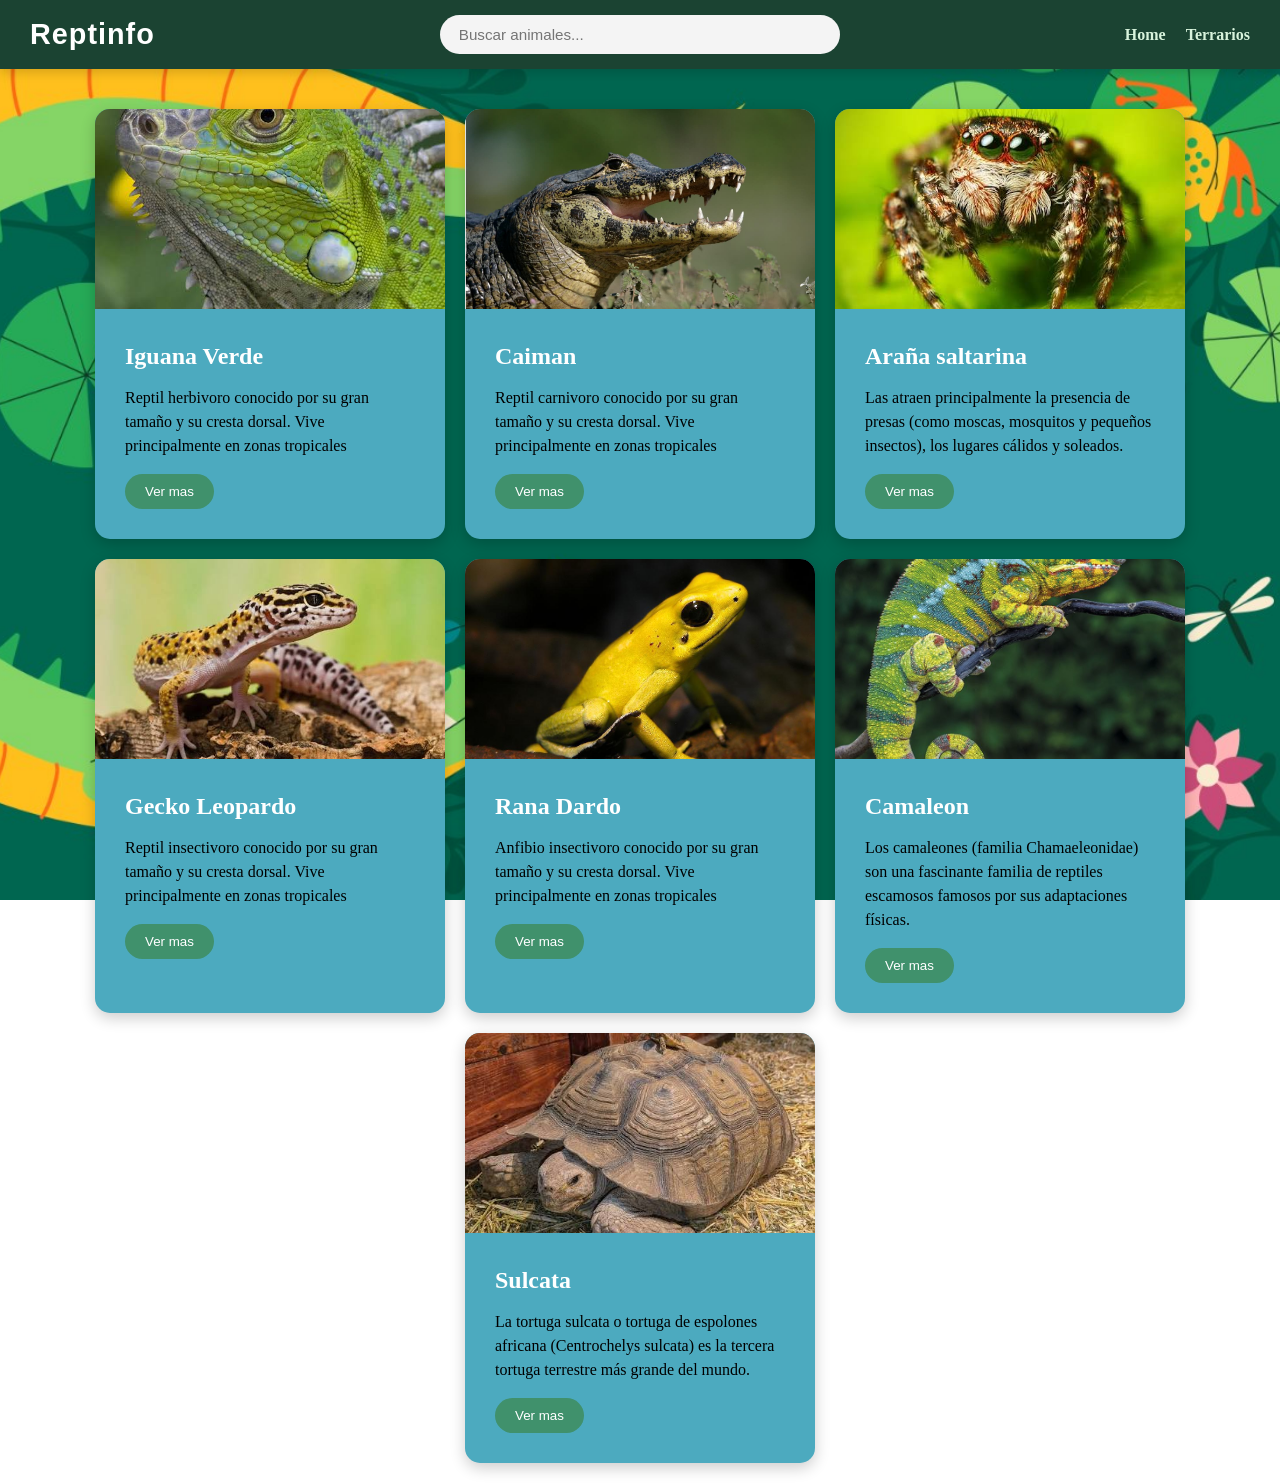
<file: index.html>
<!DOCTYPE html>
<html>

<head>
    <meta charset="utf-8">
    <meta name="viewport" content="width=device-width, initial-scale=1.0">
    <title>reptinfo</title>
    <link rel="stylesheet" href="style.css">
</head>

<body>
<div class="contenedor">

    <div class="header">
        <div class="header-logo">
            <h1>Reptinfo</h1>
        </div>
        
        <div class="header-busqueda">
            <input type="search" placeholder="Buscar animales...">
        </div>

        <nav class="header-nav">
            <a href="index.html">Home</a>
            <a href="terrarios.html">Terrarios</a>
        </nav>
    </div>

    <div class="cuerpo">
        <div class="card">
            <img src="./fotos/iguana_verde.jpg" alt="Iguana Verde"> 
            <div class="card-content">
                <h2>Iguana Verde</h2>
                <p>Reptil herbivoro conocido por su gran tamaño y su cresta dorsal. Vive principalmente en zonas tropicales</p>
               <a href="animal.html?especie=iguana-verde">

                   <button>Ver mas</button>
                </a>
            
            </div>
        </div>

        <div class="card">
            <img src="./fotos/caiman.jpg" alt="Caiman">
            <div class="card-content">
                <h2>Caiman</h2>
                <p>Reptil carnivoro conocido por su gran tamaño y su cresta dorsal. Vive principalmente en zonas tropicales</p>
                <button>Ver mas</button>
            </div>
        </div>

        <div class="card">
            <img src="./fotos/araña-saltarina.jpg" alt="Araña saltarina">
            <div class="card-content">
                <h2>Araña saltarina</h2>
                <p>Las atraen principalmente la presencia de presas (como moscas, mosquitos y pequeños insectos), los lugares cálidos y soleados.</p>
                <button>Ver mas</button>
            </div>
        </div>

        <div class="card">
            <img src="./fotos/gecko.jpg" alt="Gecko leopardo">
            <div class="card-content">
                <h2>Gecko Leopardo</h2>
                <p>Reptil insectivoro conocido por su gran tamaño y su cresta dorsal. Vive principalmente en zonas tropicales</p>
                <button>Ver mas</button>
            </div>
        </div>

        <div class="card">
            <img src="./fotos/rana-dardo.jpg" alt="Rana Dardo">
            <div class="card-content">
                <h2>Rana Dardo</h2>
                <p>Anfibio insectivoro conocido por su gran tamaño y su cresta dorsal. Vive principalmente en zonas tropicales</p>
                <button>Ver mas</button>
            </div>
        </div>

        <div class="card">
            <img src="./fotos/camaleon.jpg" alt="camaleon">
            <div class="card-content">
                <h2>Camaleon</h2>
                <p>Los camaleones (familia Chamaeleonidae) son una fascinante familia de reptiles escamosos famosos por sus adaptaciones físicas.</p>
                <button>Ver mas</button>
            </div>
        </div>

        <div class="card">
            <img src="./fotos/sulcata.jpg" alt="Sulcata">
            <div class="card-content">
                <h2>Sulcata</h2>
               
                <p>La tortuga sulcata o tortuga de espolones africana (Centrochelys sulcata) es la tercera tortuga terrestre más grande del mundo.</p>
                <a href="animal.html?especie=sulcata">

                    <button>Ver mas</button>
                </a>
           
            </div>
        </div>
    </div>

</div>

</body>
</html>
</file>
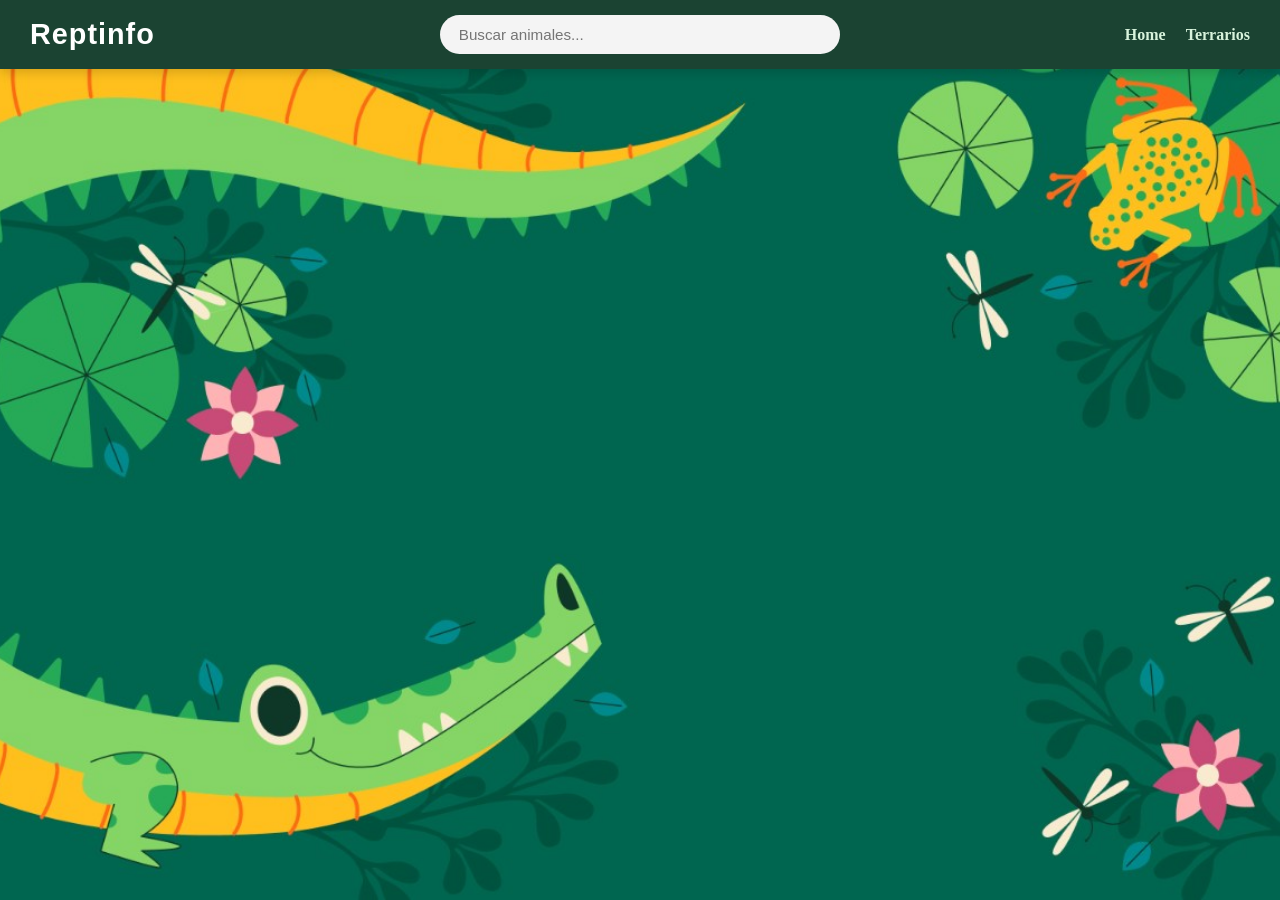
<file: terrarios.html>
<!DOCTYPE html>
<html lang="es">
<head>
    <meta charset="UTF-8">
    <meta name="viewport" content="width=device-width, initial-scale=1.0">
   <link rel="stylesheet" href="style.css">
    <title>Terrario</title>
</head>
<body>
     <div class="header">
        <div class="header-logo">
            <h1>Reptinfo</h1>
        </div>
        
        <div class="header-busqueda">
            <input type="search" placeholder="Buscar animales...">
        </div>

        <nav class="header-nav">
            <a href="index.html">Home</a>
            <a href="terrarios.html">Terrarios</a>
        </nav>
    </div>
</body>
</html>
</file>
<file: style.css>
body{
  background-image: url('./fotos/fondo.jpeg');
  background-attachment: fixed;
  background-position: center;
  background-repeat: repeat;
  background-size: auto;
  margin: 0;
  
}
/* --- ESTILOS DEL HEADER --- */
.header {
  width: 100%;
  box-sizing: border-box;
  padding: 15px 30px;
  background-color: #1b4332; /* Verde oscuro elegante */
  
  display: flex;
  align-items: center;
  justify-content: space-between; /* Distribuye espacio entre logo, buscador y menú */
  flex-wrap: wrap; /* Permite adaptarse a celulares */
  gap: 15px;
  box-shadow: 0 4px 10px rgba(0,0,0,0.15);
}

/* Estilo del Título / Logo */
.header h1 {
  margin: 0;
  color: #ffffff;
  font-family: 'Segoe UI', Tahoma, Geneva, Verdana, sans-serif;
  font-size: 1.8rem;
  letter-spacing: 1px;
}

/* Estilo de la Barra de Búsqueda (Input) */
.header-busqueda {
  flex: 1 1 250px; /* Crece si hay espacio, pero no se encoge demasiado */
  max-width: 400px;
}

.header input[type="search"] {
  width: 100%;
  padding: 10px 18px;
  border-radius: 25px; /* Bordes redondeados modernos */
  border: 1px solid transparent;
  outline: none;
  font-size: 0.95rem;
  background-color: #f4f4f4;
  transition: all 0.3s ease;
  box-sizing: border-box;
}

/* Efecto al hacer clic en el buscador */
.header input[type="search"]:focus {
  background-color: #ffffff;
  border-color: #52b788;
  box-shadow: 0 0 8px rgba(82, 183, 136, 0.5);
}

/* Estilo de los Enlaces de Navegación */
.header-nav {
  display: flex;
  gap: 20px;
}

.header-nav a {
  color: #d8f3dc;
  text-decoration: none;
  font-weight: 600;
  font-size: 1rem;
  transition: color 0.3s ease;
}

.header-nav a:hover {
  color: #52b788; /* Cambia a verde claro al pasar el mouse */
}

/* --- ADAPTACIÓN A CELULARES --- */
@media (max-width: 600px) {
  .header {
    flex-direction: column; /* Alinea todo en columna en celulares */
    align-items: stretch;
    text-align: center;
  }

  .header-busqueda {
    max-width: 100%;
    order: 3; /* Pon el buscador abajo del menú en móvil */
  }

  .header-nav {
    justify-content: center;
  }
}
.cuerpo {
    width: 100%;
    display: flex;
    flex-wrap: wrap; /* Permite que pasen a la siguiente fila */
    justify-content: center;
    gap: 20px;
    padding: 20px;
}

.card {
    /* flex: crecer encoger tamaño-base */
    flex: 1 1 calc(33.333% - 20px); /* 3 en PC */
    max-width: 350px;
    background-color: #4caabf;
    border-radius: 15px;
    overflow: hidden;
    box-shadow: 0px 5px 15px rgba(0,0,0,0.2);
    transition: transform 0.3s ease;
}

/* Media queries para Flexbox */
@media (max-width: 900px) {
    .card {
        flex: 1 1 calc(50% - 20px); /* 2 en Tablet */
    }
}

@media (max-width: 600px) {
    .card {
        flex: 1 1 100%; /* 1 en Celular */
    }
}
.contenedor {
    display: flex;
    flex-wrap: wrap;
    justify-content: center;
    gap: 20px;
}
@media(min-width:768px) {
  body{
    background-repeat: no-repeat;
    background-size: cover;
  }
}



.card {
    width: 300px;
    background-color:#4caabf ;
    border-radius: 15px;
    overflow: hidden;
    box-shadow: 0px 5px 15px rgba(0,0,0,0.2);
    transition: transform 0.3s ease;
}

.card:hover {
    transform: translateY(-8px);
}

.card img {
    width: 100%;
    height: 200px;
    object-fit: cover;
}

.card-content {
    padding: 30px;
}

.card-content h2 {
    margin: 0;
    color: white;
}

.card-content p {
    color: rgb(0, 0, 0);
    line-height: 1.5;
}

.card button {
    background-color: #40916c;
    color: white;
    border: none;
    padding: 10px 20px;
    border-radius: 20px;
    cursor: pointer;
}

.card button:hover {
    background-color: #1b4332;
}
</file>
